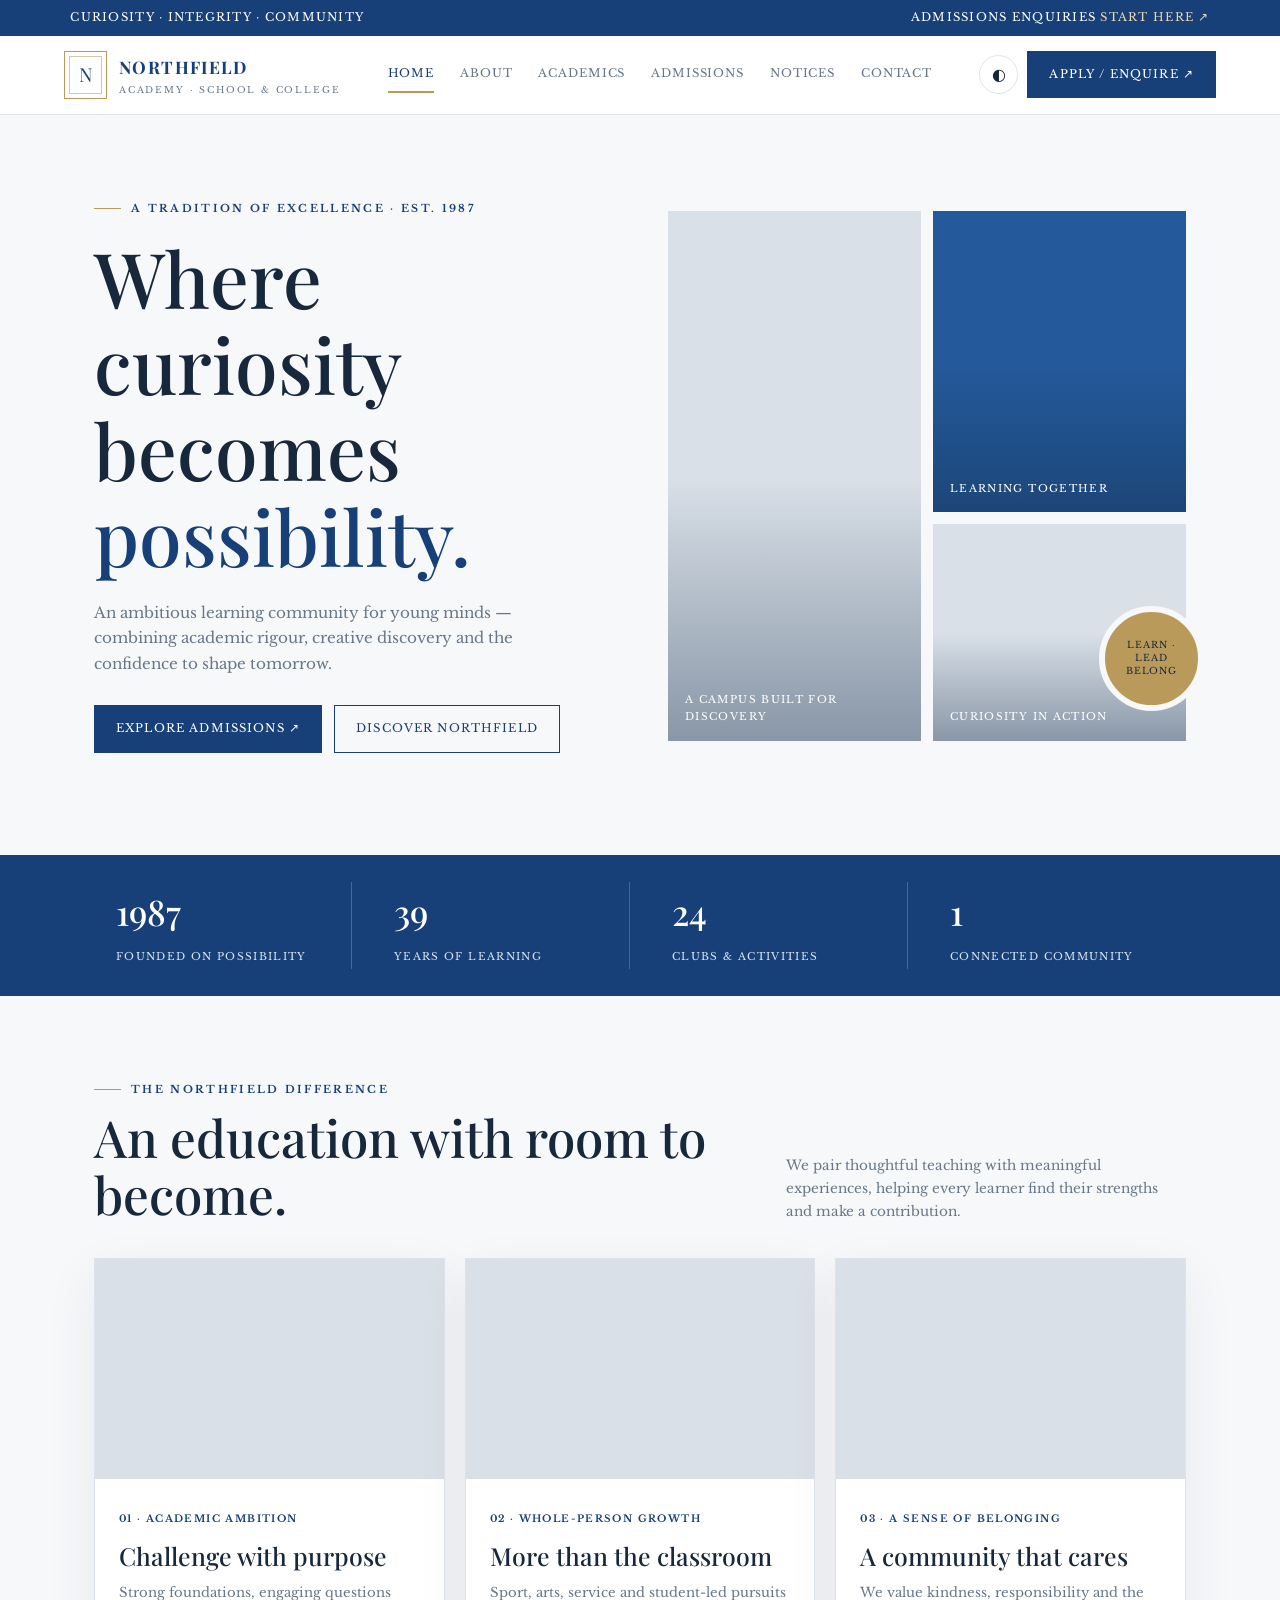
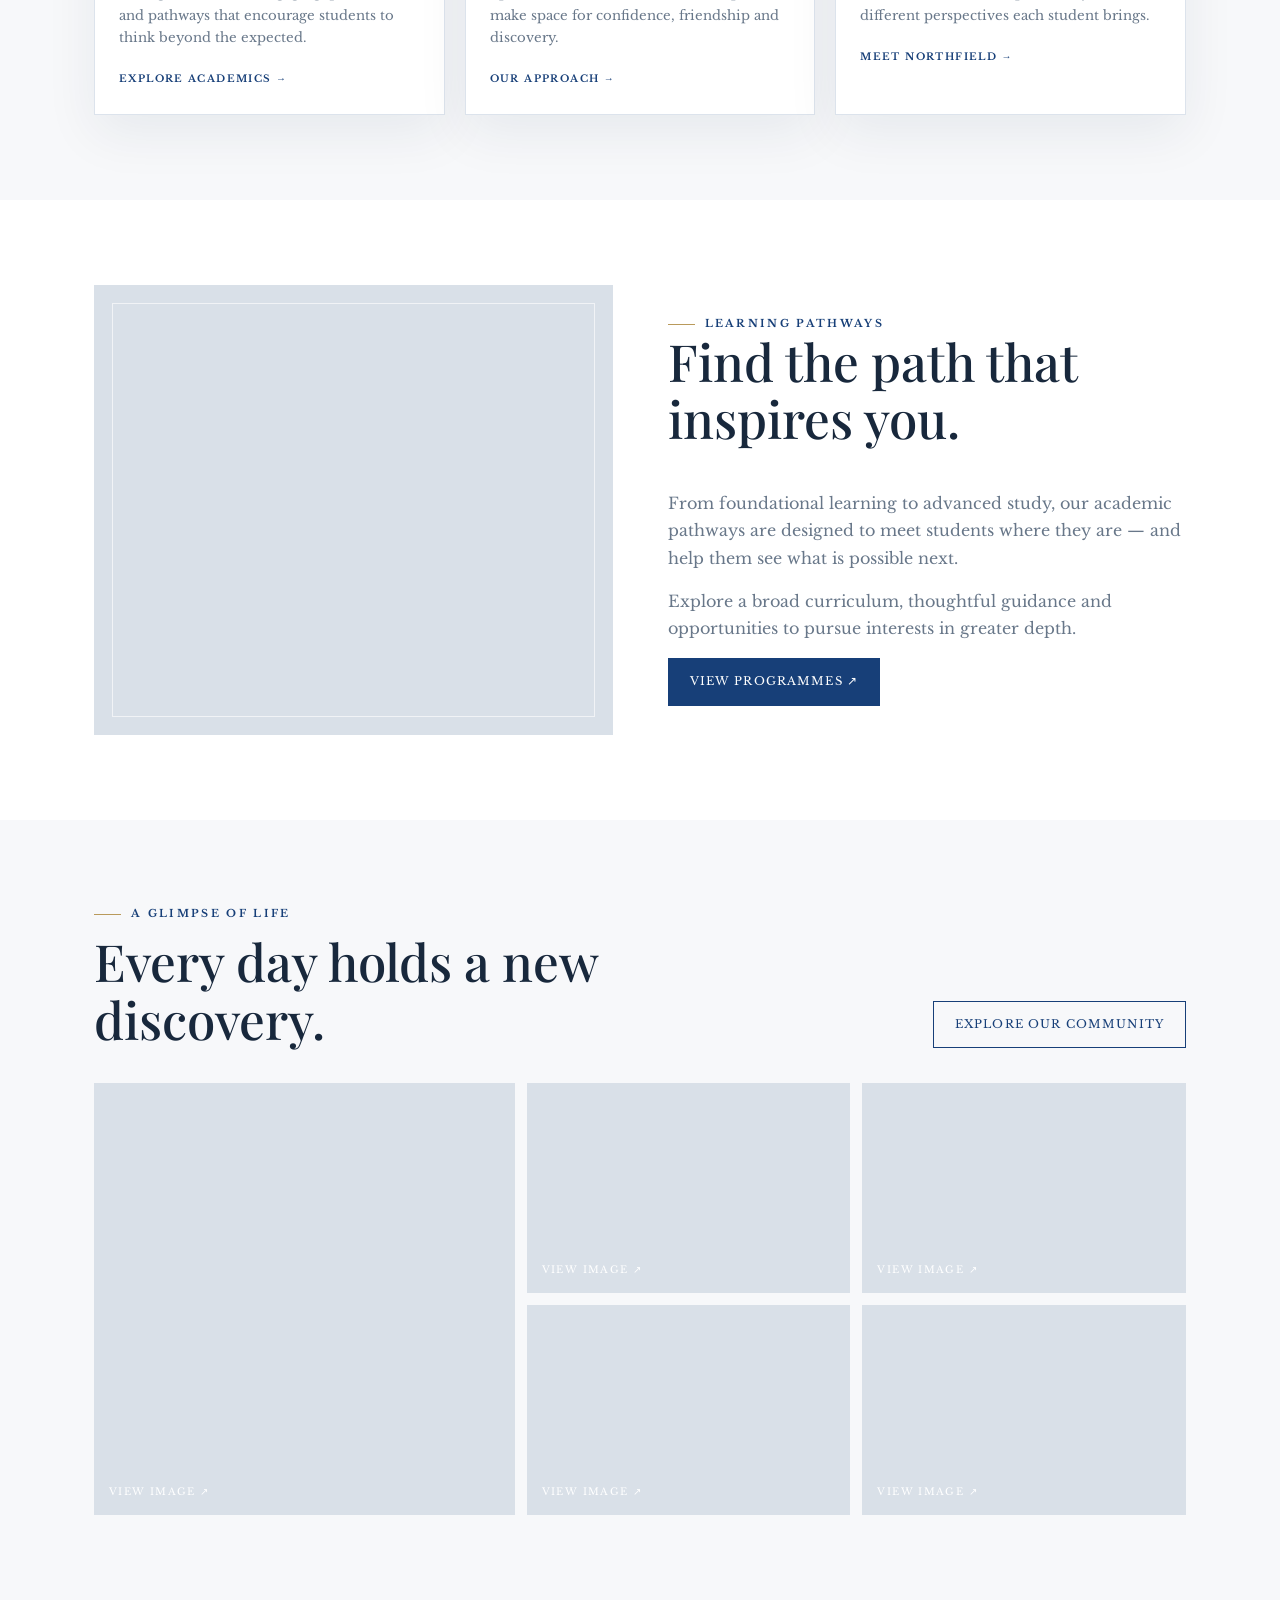
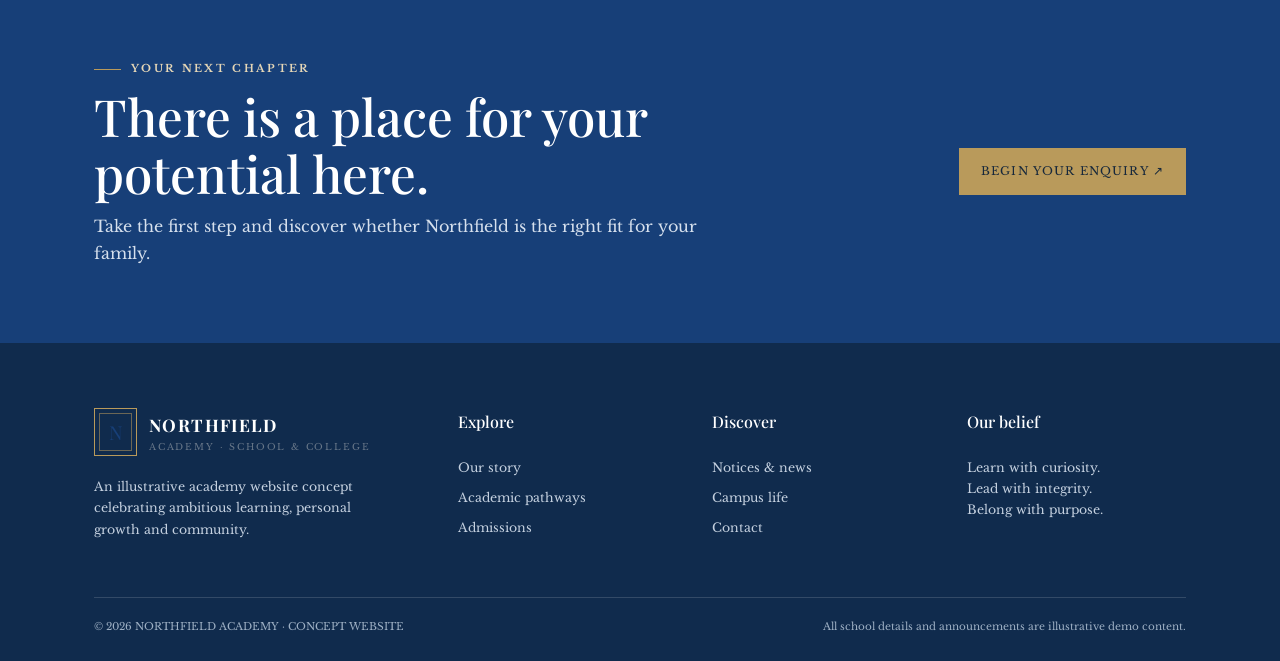
<file: index.html>
<!doctype html><html lang="en"><head><meta charset="utf-8"><meta name="viewport" content="width=device-width,initial-scale=1"><meta name="theme-color" content="#173f78"><meta name="description" content="Northfield Academy — ambitious learning, meaningful pathways and a connected community."><title>Northfield Academy | Home</title><link rel="stylesheet" href="styles.css"></head><body data-page="home"><div id="app"></div><script src="app.js"></script></body></html>
</file>
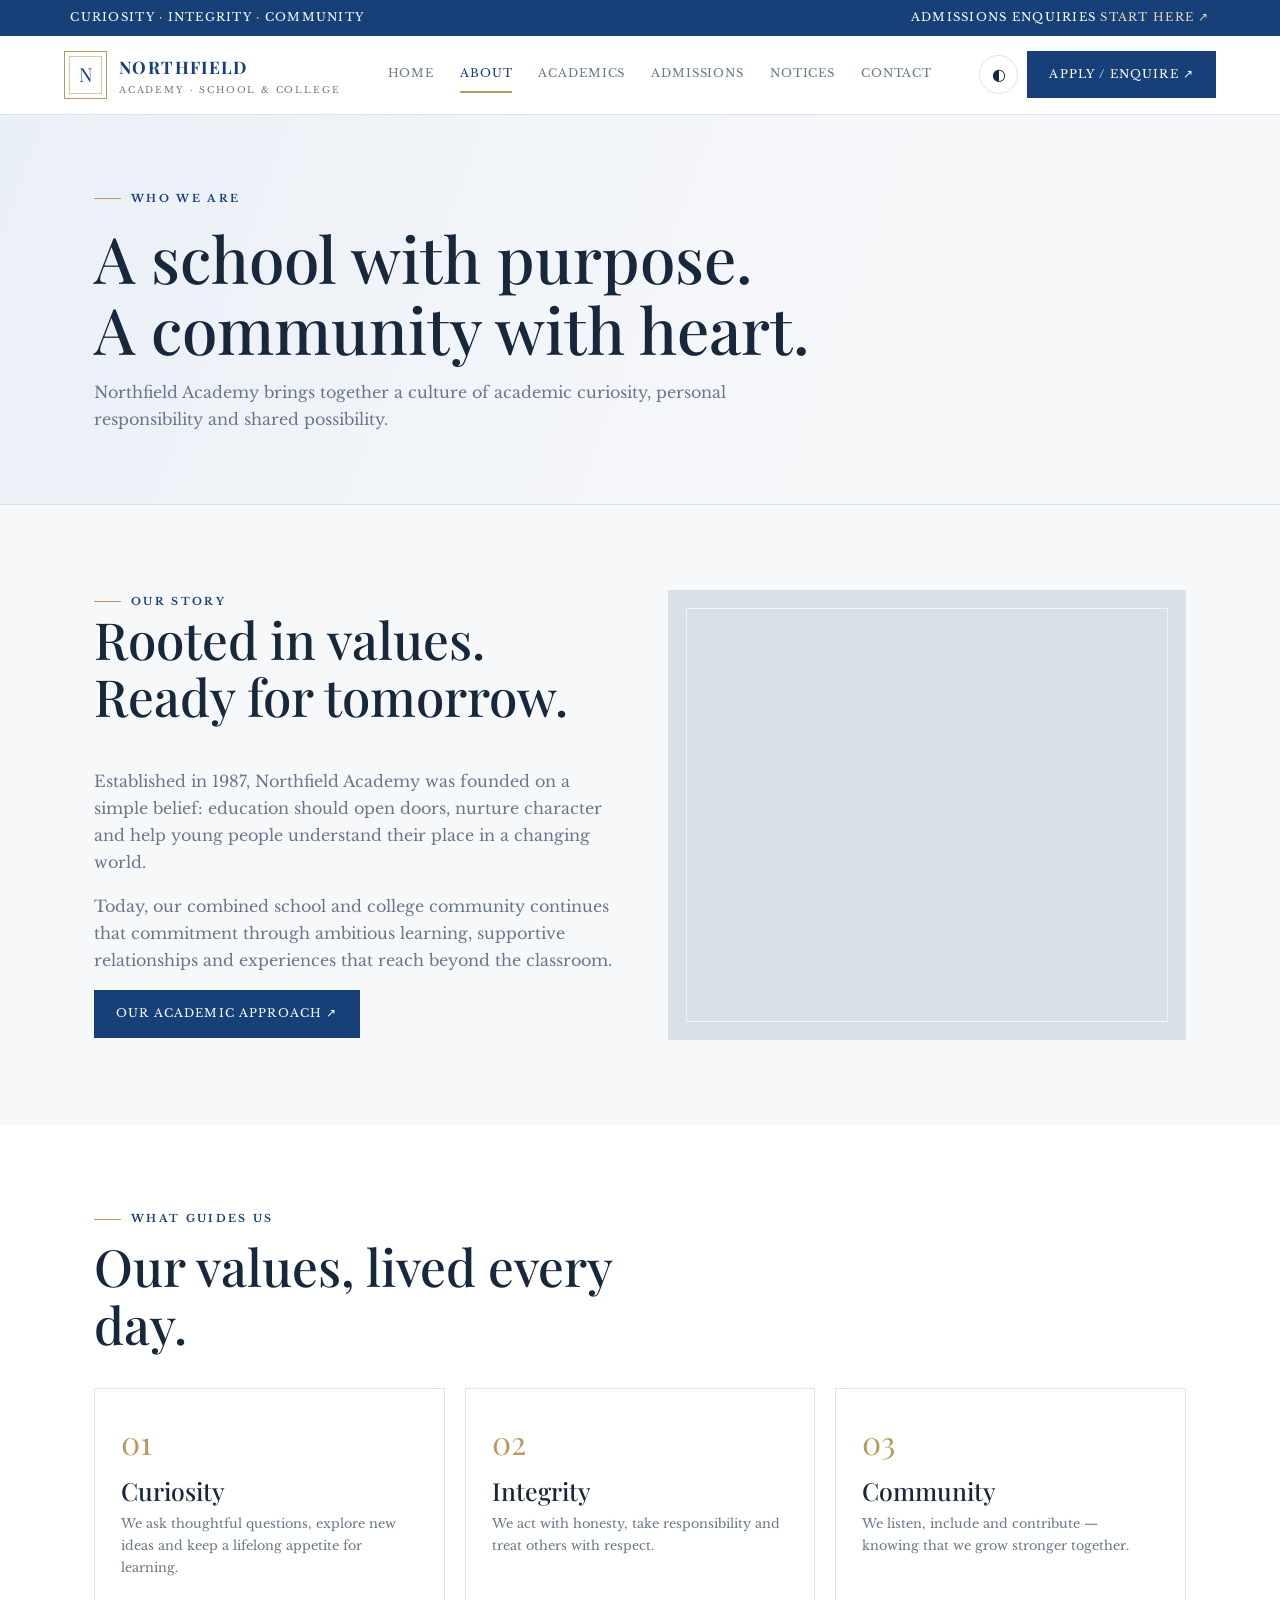
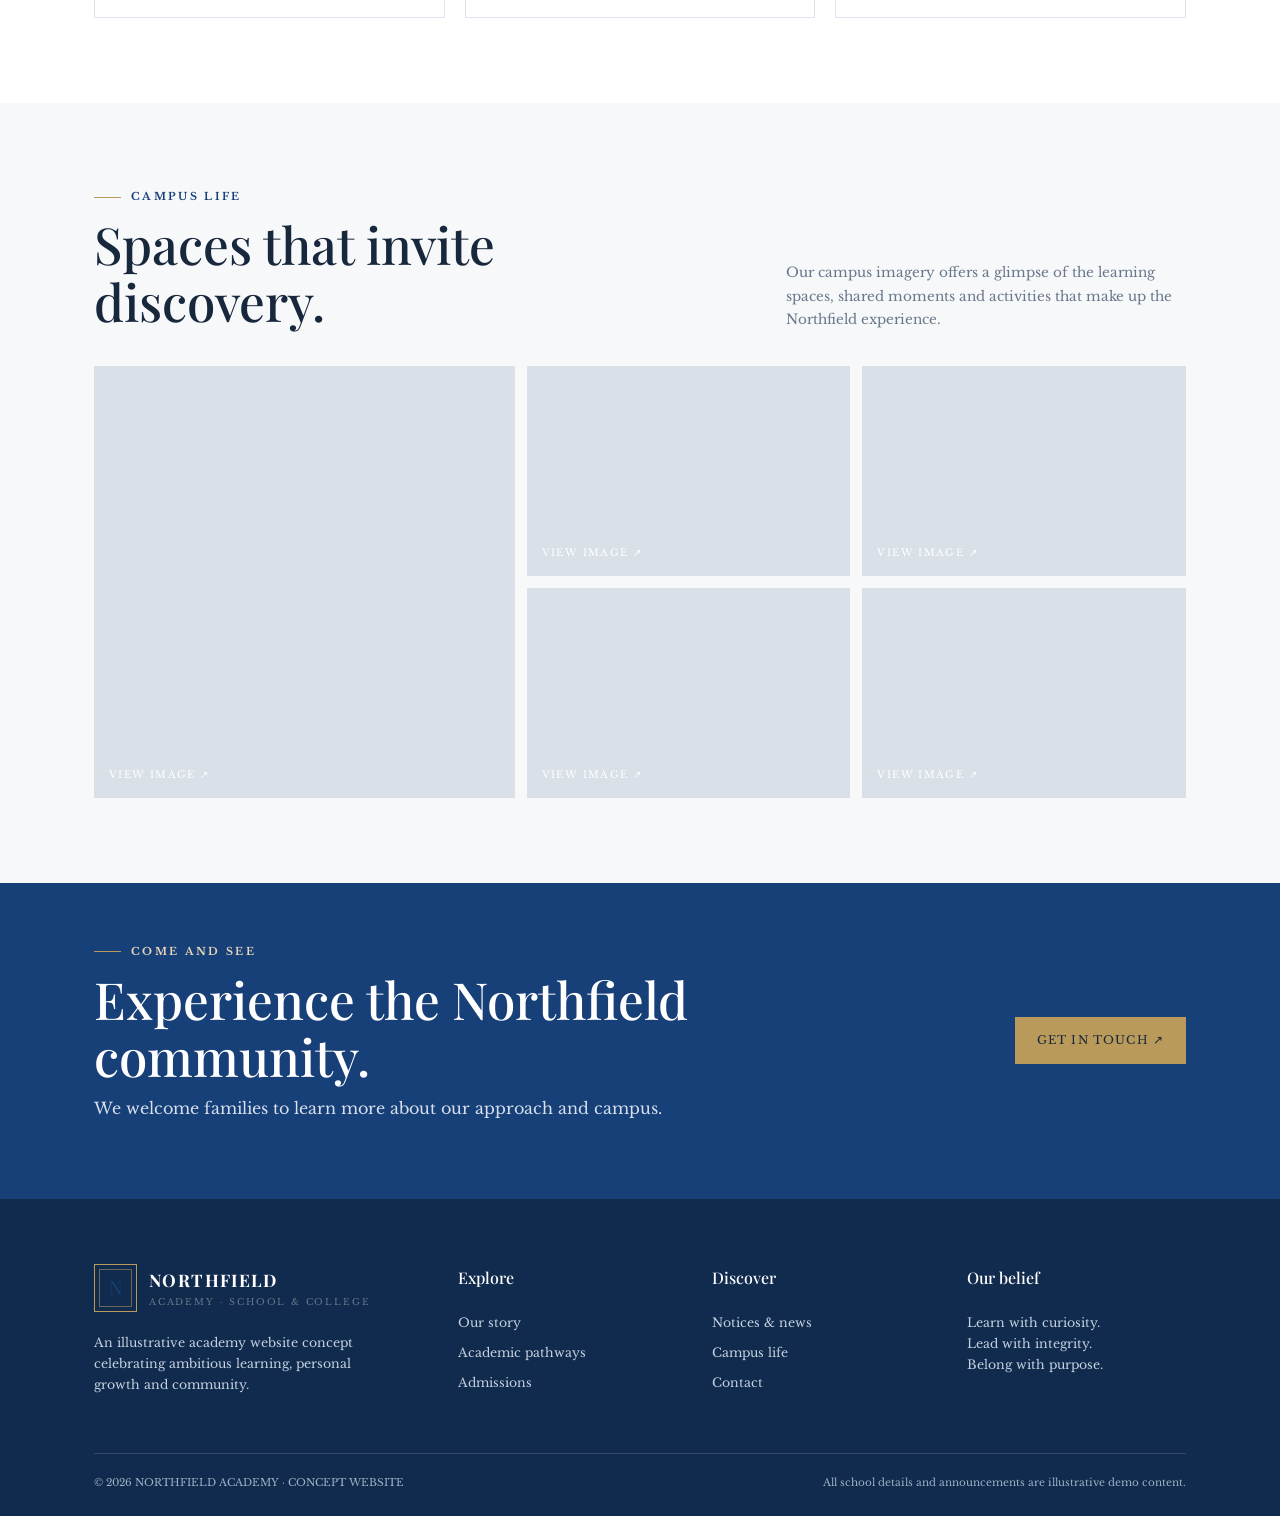
<file: about.html>
<!doctype html><html lang="en"><head><meta charset="utf-8"><meta name="viewport" content="width=device-width,initial-scale=1"><meta name="theme-color" content="#173f78"><meta name="description" content="Northfield Academy — ambitious learning, meaningful pathways and a connected community."><title>Northfield Academy | About</title><link rel="stylesheet" href="styles.css"></head><body data-page="about"><div id="app"></div><script src="app.js"></script></body></html>
</file>
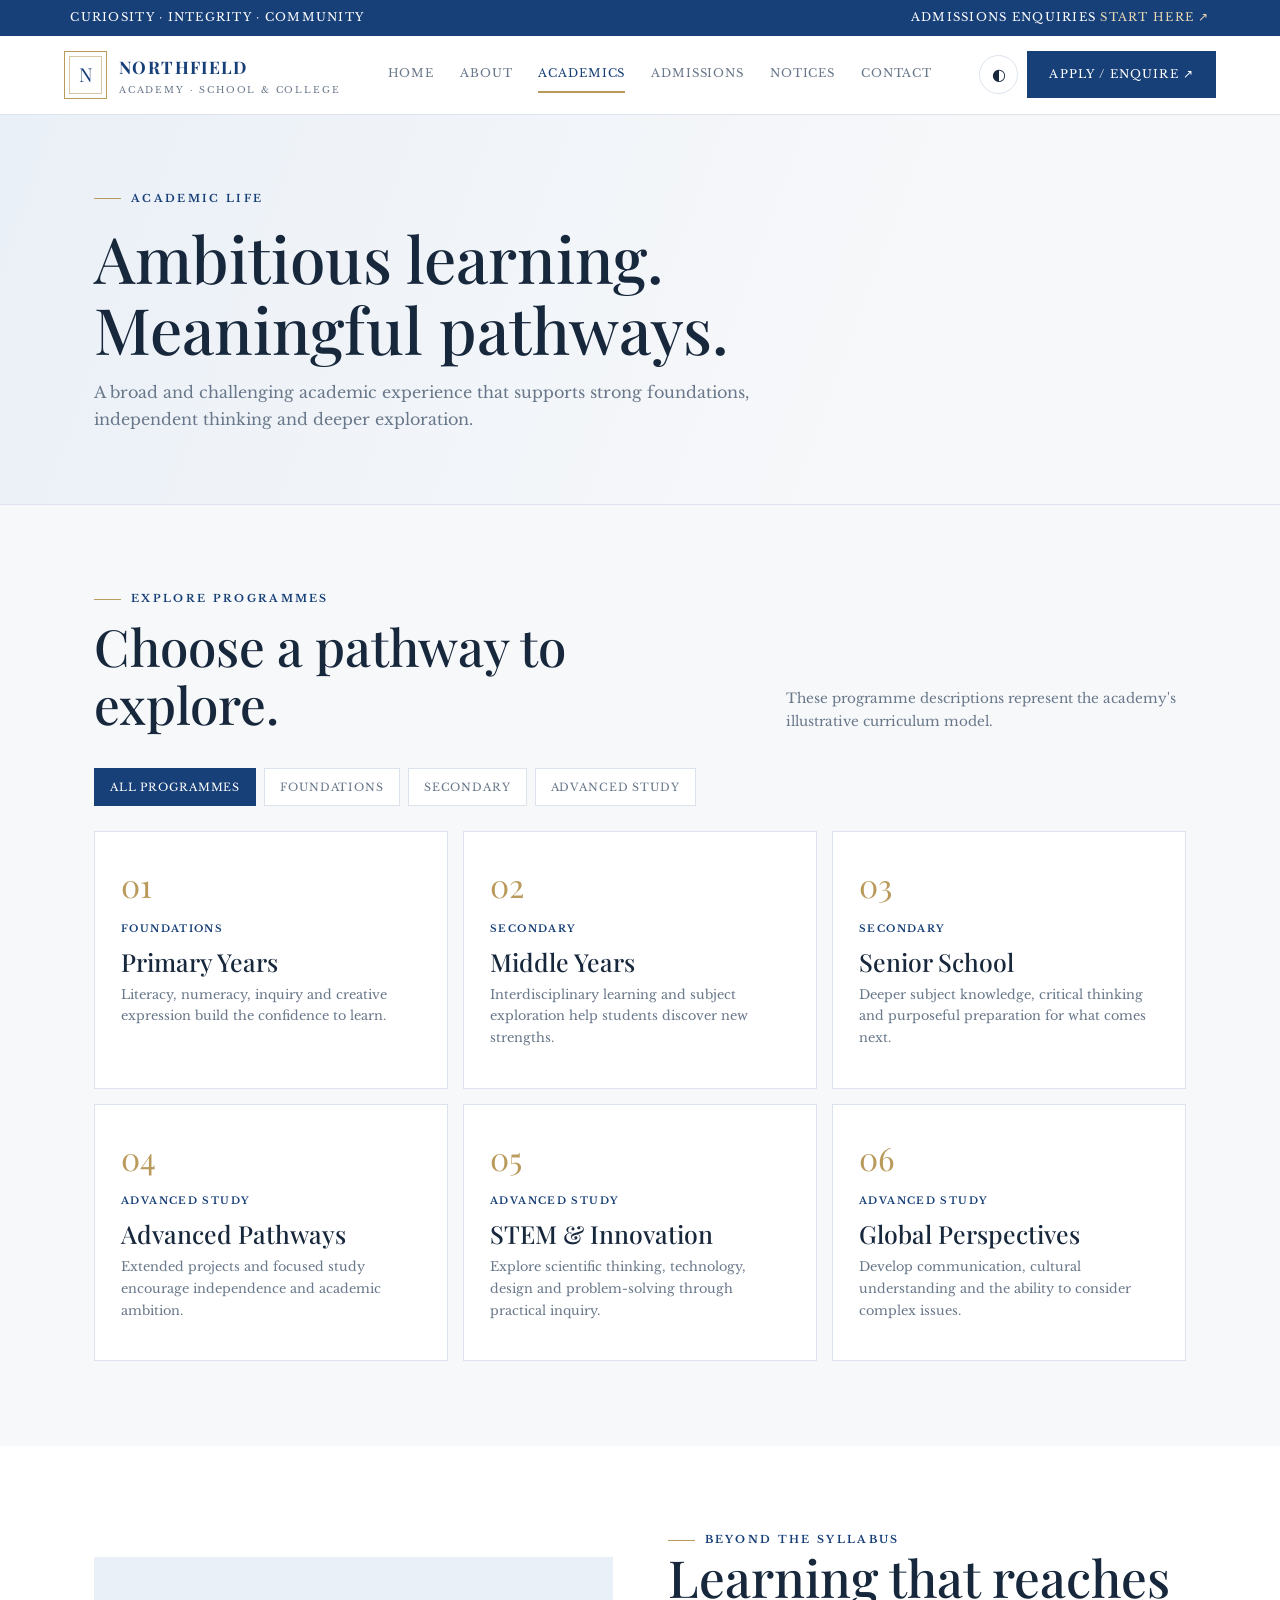
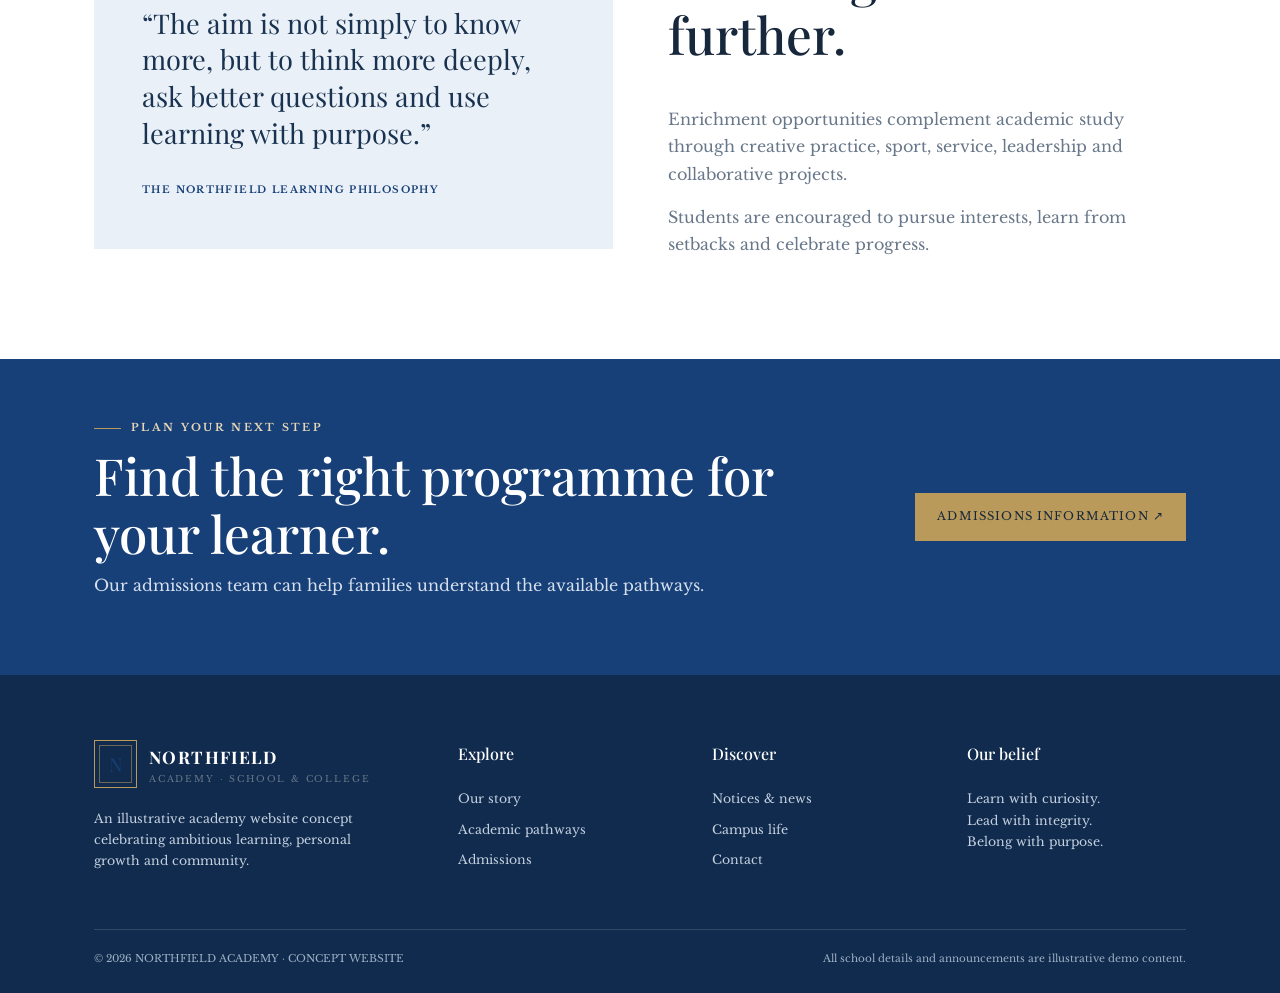
<file: academics.html>
<!doctype html><html lang="en"><head><meta charset="utf-8"><meta name="viewport" content="width=device-width,initial-scale=1"><meta name="theme-color" content="#173f78"><meta name="description" content="Northfield Academy — ambitious learning, meaningful pathways and a connected community."><title>Northfield Academy | Academics</title><link rel="stylesheet" href="styles.css"></head><body data-page="academics"><div id="app"></div><script src="app.js"></script></body></html>
</file>
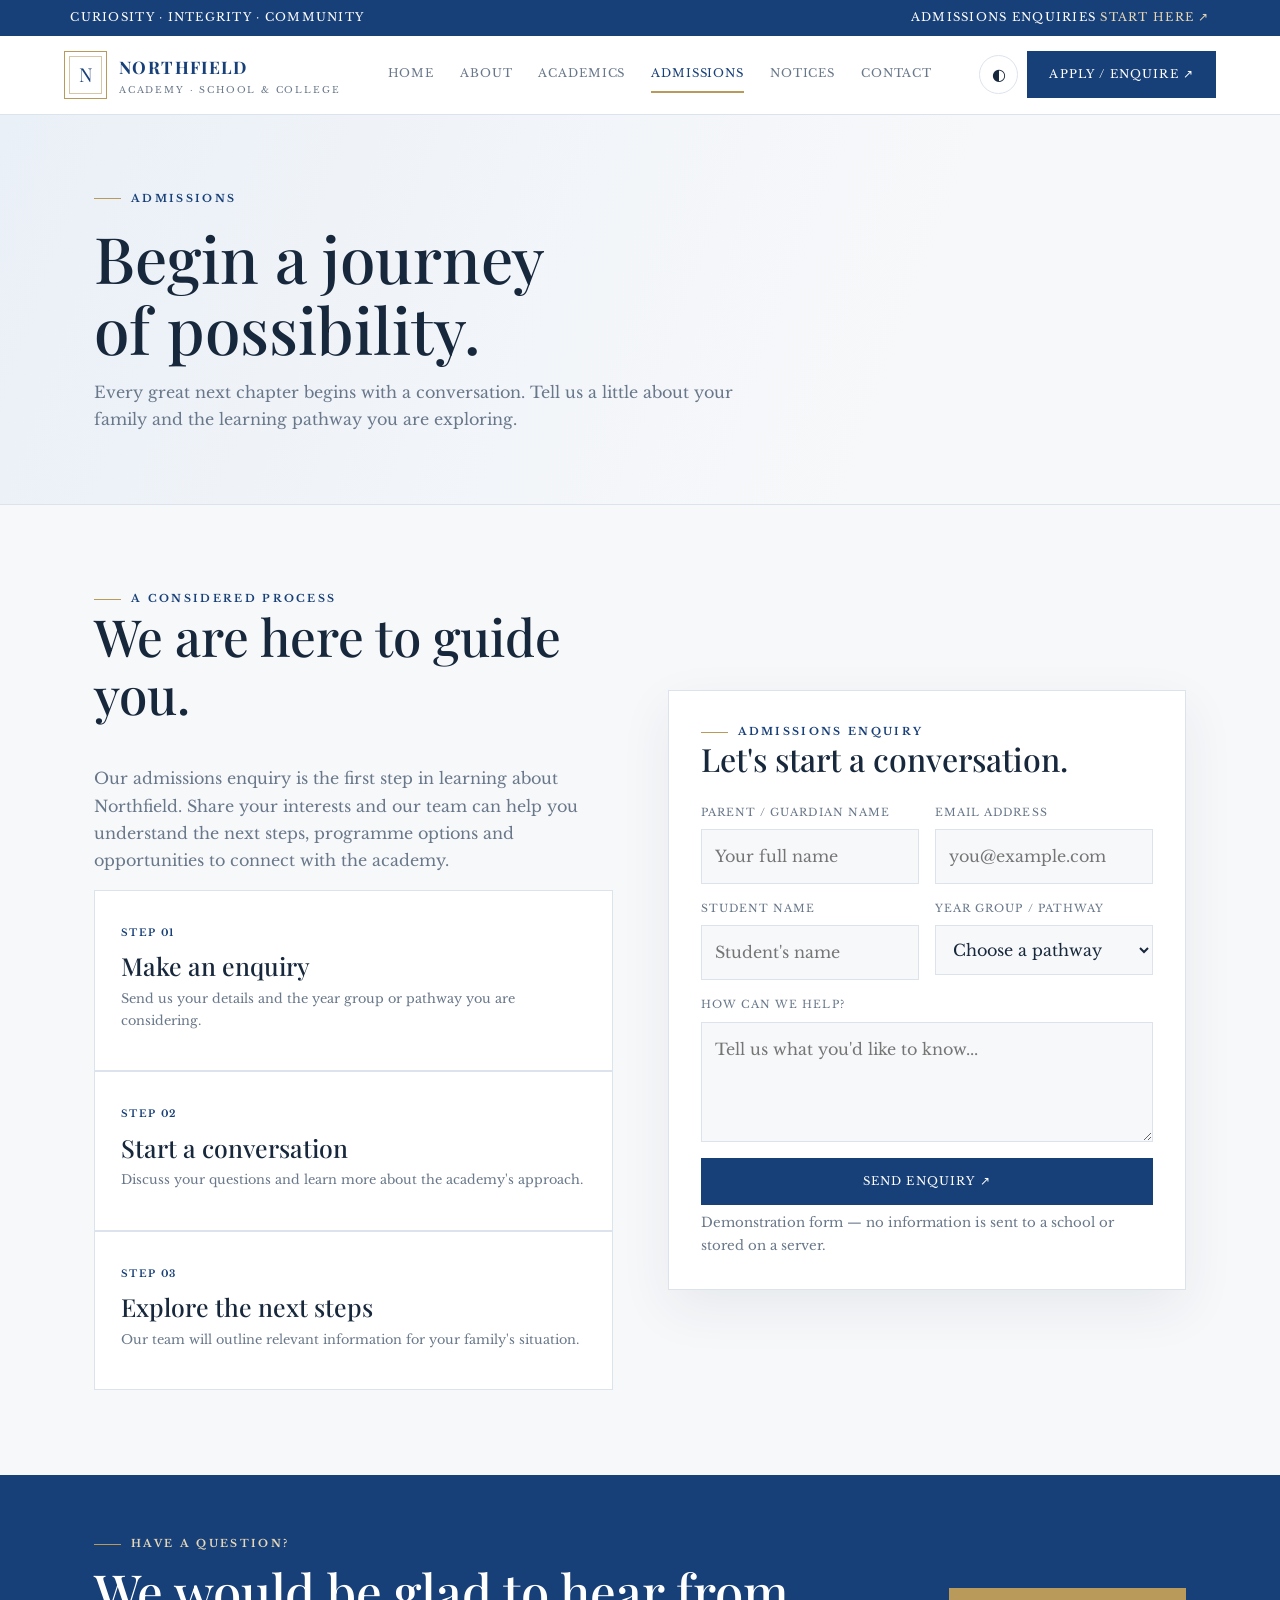
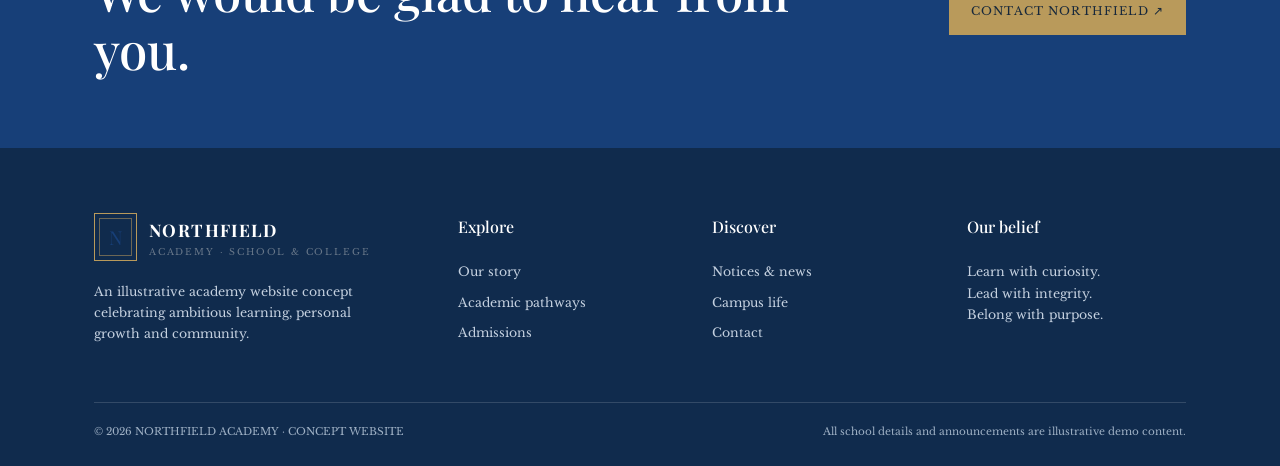
<file: admissions.html>
<!doctype html><html lang="en"><head><meta charset="utf-8"><meta name="viewport" content="width=device-width,initial-scale=1"><meta name="theme-color" content="#173f78"><meta name="description" content="Northfield Academy — ambitious learning, meaningful pathways and a connected community."><title>Northfield Academy | Admissions</title><link rel="stylesheet" href="styles.css"></head><body data-page="admissions"><div id="app"></div><script src="app.js"></script></body></html>
</file>
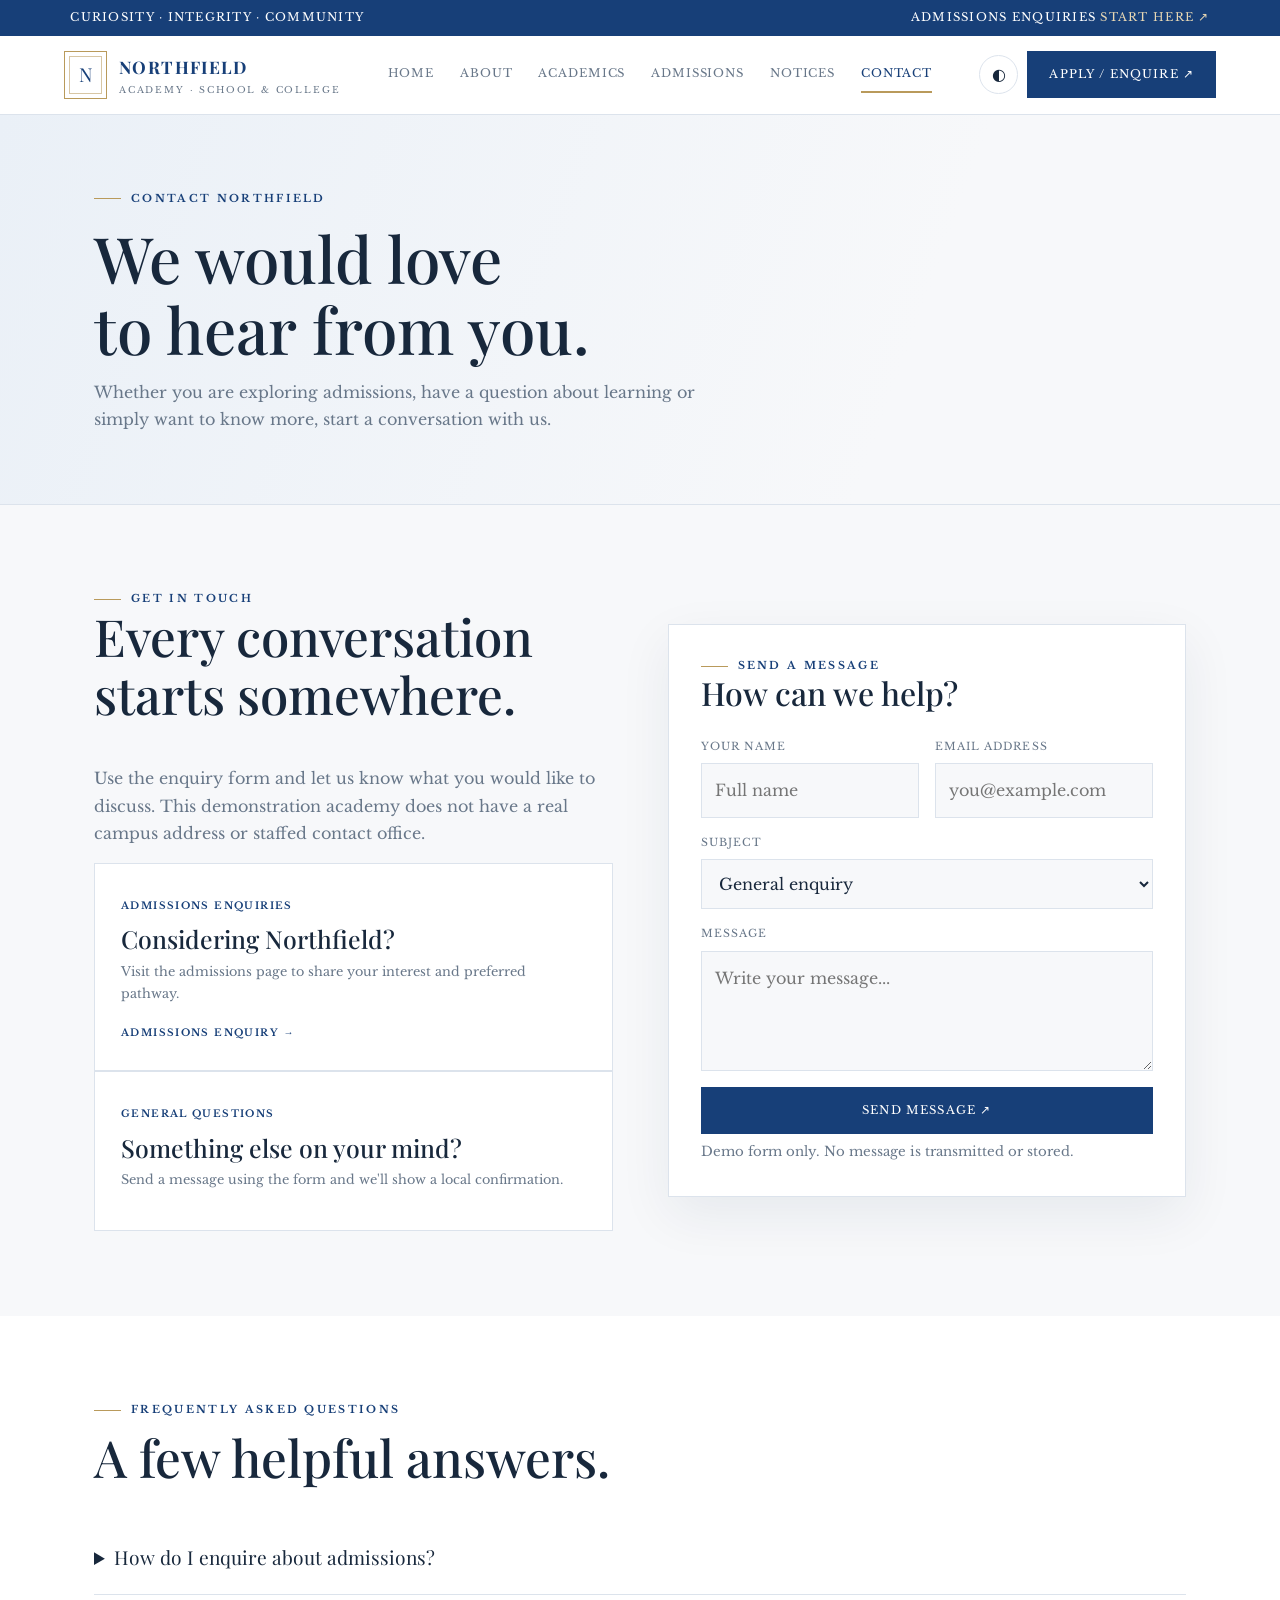
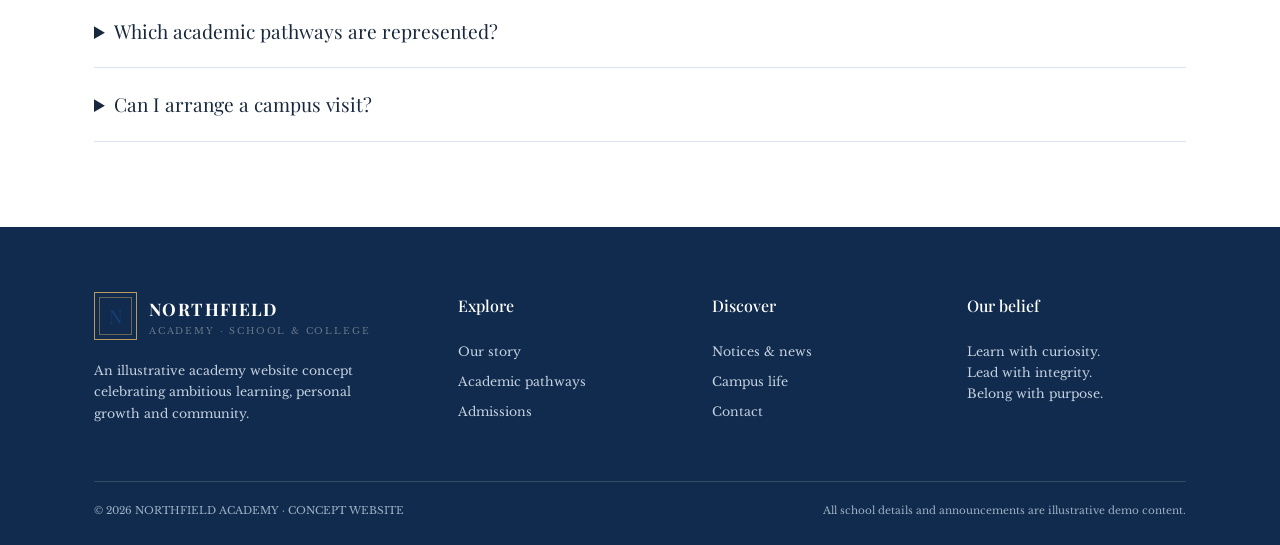
<file: contact.html>
<!doctype html><html lang="en"><head><meta charset="utf-8"><meta name="viewport" content="width=device-width,initial-scale=1"><meta name="theme-color" content="#173f78"><meta name="description" content="Northfield Academy — ambitious learning, meaningful pathways and a connected community."><title>Northfield Academy | Contact</title><link rel="stylesheet" href="styles.css"></head><body data-page="contact"><div id="app"></div><script src="app.js"></script></body></html>
</file>
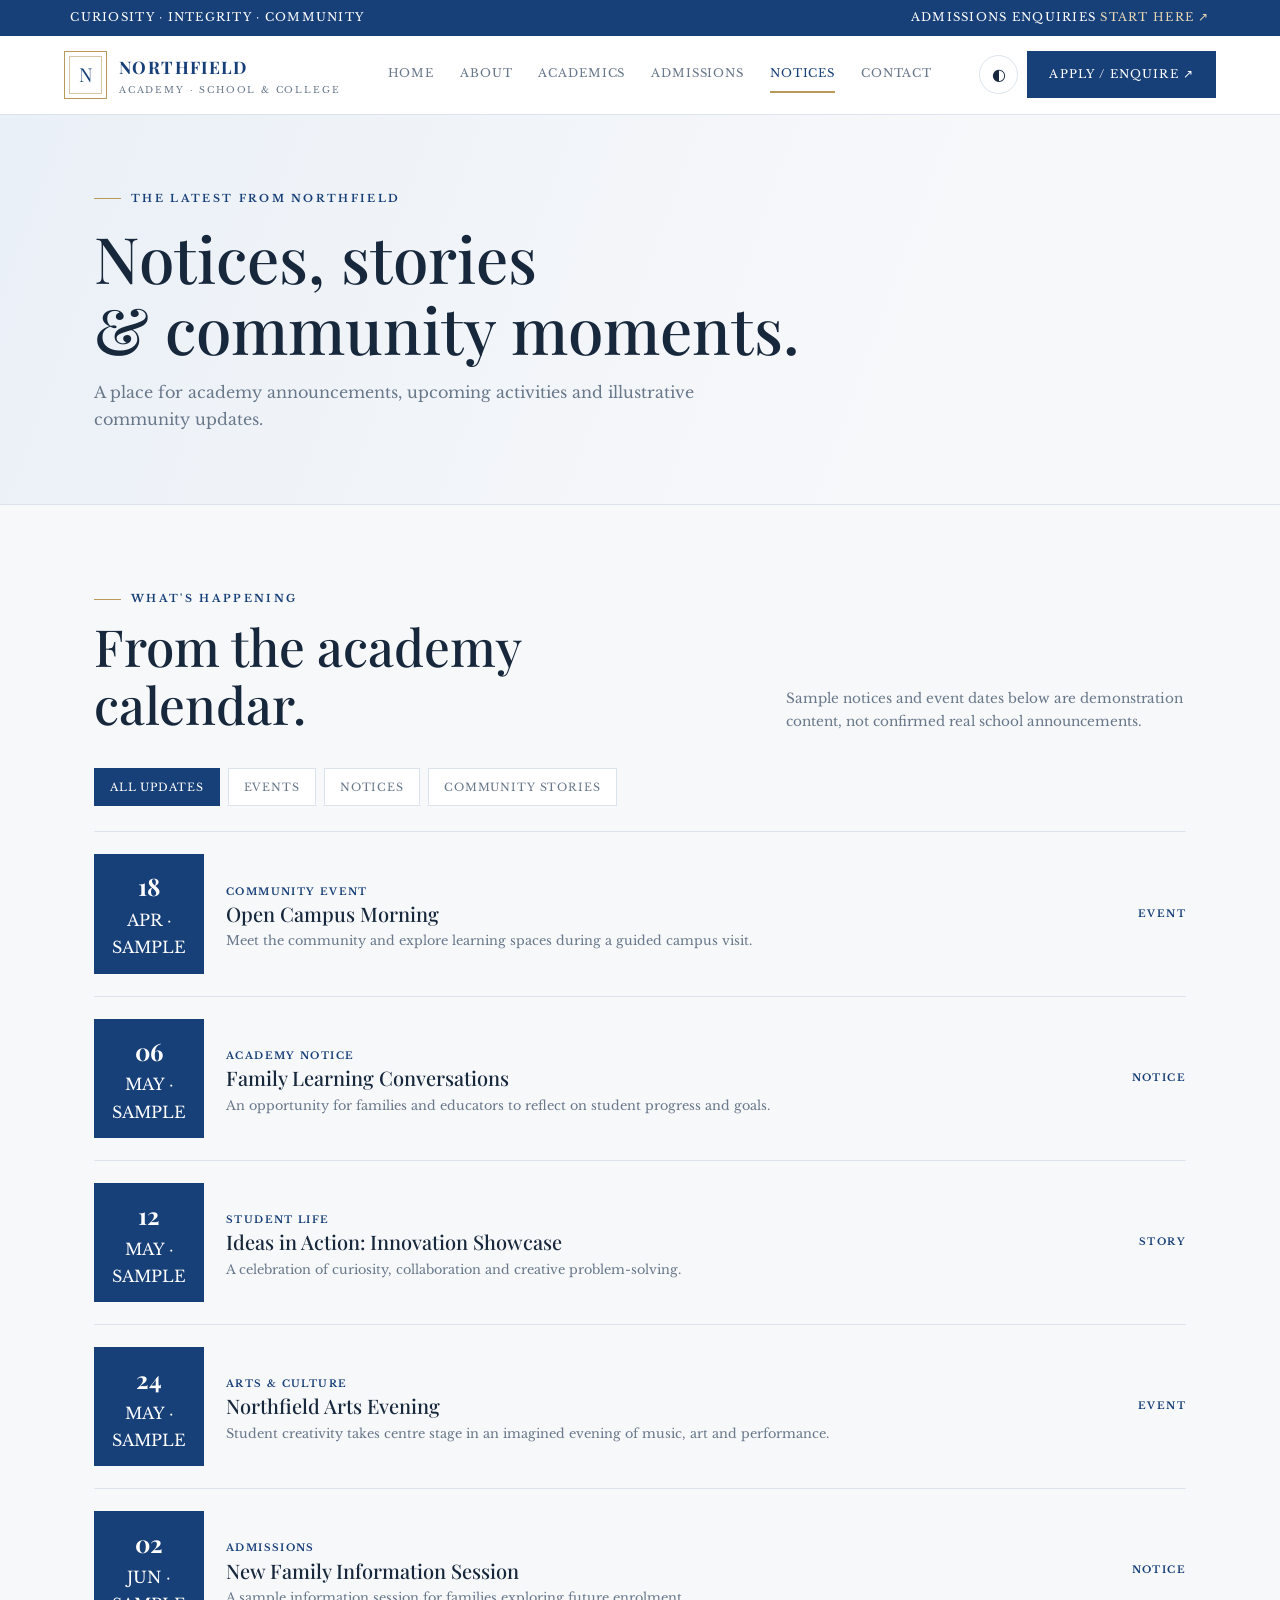
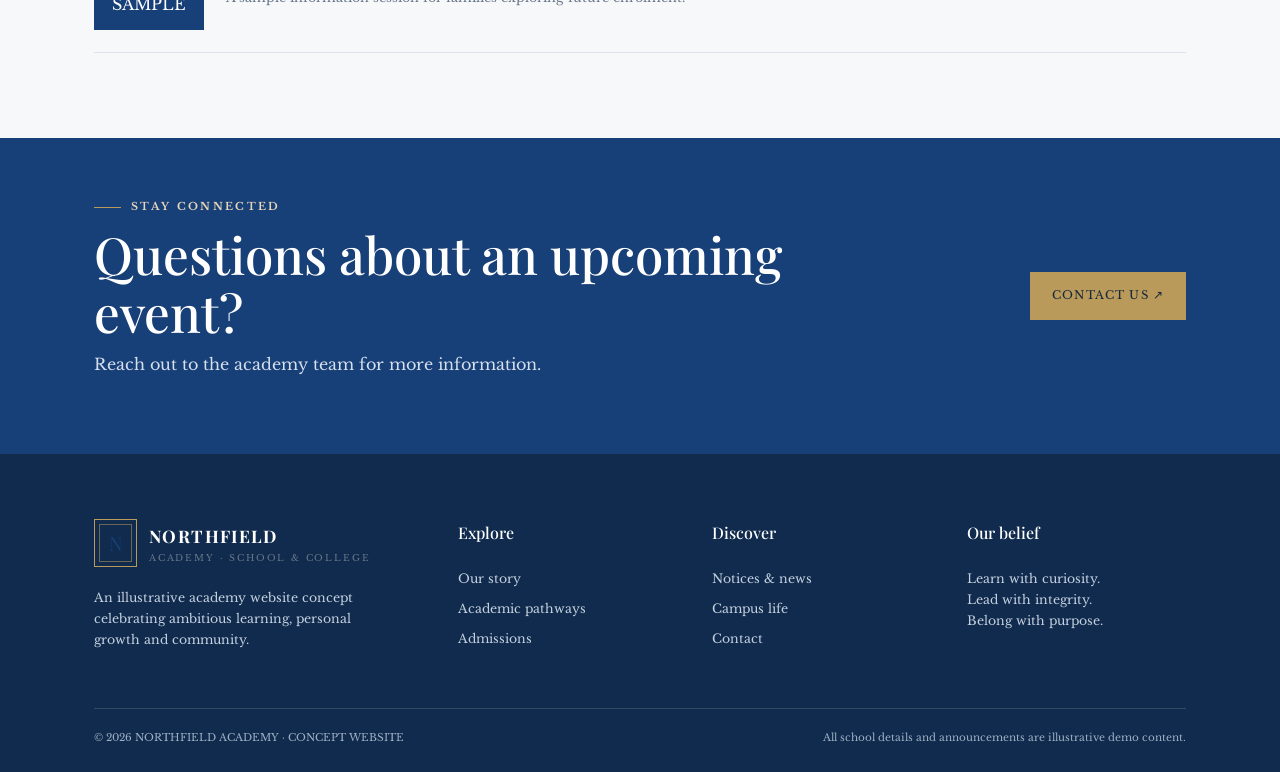
<file: notices.html>
<!doctype html><html lang="en"><head><meta charset="utf-8"><meta name="viewport" content="width=device-width,initial-scale=1"><meta name="theme-color" content="#173f78"><meta name="description" content="Northfield Academy — ambitious learning, meaningful pathways and a connected community."><title>Northfield Academy | Notices</title><link rel="stylesheet" href="styles.css"></head><body data-page="notices"><div id="app"></div><script src="app.js"></script></body></html>
</file>
<file: styles.css>
@import url('https://fonts.googleapis.com/css2?family=Libre+Baskerville:wght@400;700&family=Playfair+Display:wght@500;600;700&display=swap');
:root{--blue:#173f78;--blue2:#245a9b;--ink:#18283c;--muted:#687789;--paper:#f7f8fa;--white:#fff;--line:#dce3ec;--gold:#b99a5b;--shadow:0 18px 50px #142b4912;--serif:'Libre Baskerville',Georgia,serif;--display:'Playfair Display',Georgia,serif}*{box-sizing:border-box}html{scroll-behavior:smooth}body{margin:0;background:var(--paper);color:var(--ink);font-family:var(--serif);line-height:1.7}body.dark{--paper:#101a29;--white:#17263a;--ink:#edf2f8;--muted:#a8b6c8;--line:#30435a;--shadow:0 18px 50px #0005}a{color:inherit;text-decoration:none}button,input,textarea,select{font:inherit}.topline{background:var(--blue);color:white;font-size:.72rem;letter-spacing:.11em;text-transform:uppercase;padding:8px 5.5%;display:flex;justify-content:space-between;gap:12px}.topline a{color:#e7d7b4}.header{position:sticky;top:0;z-index:30;background:color-mix(in srgb,var(--white) 92%,transparent);backdrop-filter:blur(14px);border-bottom:1px solid var(--line)}.navwrap{max-width:1320px;margin:auto;padding:15px 5%;display:flex;align-items:center;justify-content:space-between;gap:24px}.brand{display:flex;align-items:center;gap:12px}.crest{width:43px;height:48px;border:1px solid var(--gold);display:grid;place-items:center;color:var(--blue);font-family:var(--display);font-size:1.2rem;position:relative}.crest:after{content:'';position:absolute;inset:4px;border:1px solid var(--gold);opacity:.55}.brand strong{display:block;font-family:var(--display);font-size:1.08rem;letter-spacing:.08em;color:var(--blue)}.brand small{display:block;font-size:.57rem;letter-spacing:.2em;text-transform:uppercase;color:var(--muted)}nav{display:flex;align-items:center;gap:clamp(12px,2vw,27px)}nav a{font-size:.72rem;text-transform:uppercase;letter-spacing:.08em;color:var(--muted);padding:8px 0;border-bottom:2px solid transparent}nav a:hover,nav a.active{color:var(--blue);border-color:var(--gold)}.nav-actions{display:flex;gap:9px;align-items:center}.iconbtn,.menu-btn{border:1px solid var(--line);background:var(--white);color:var(--ink);width:39px;height:39px;border-radius:50%;cursor:pointer}.menu-btn{display:none}.btn{display:inline-flex;align-items:center;justify-content:center;gap:10px;background:var(--blue);color:white;border:1px solid var(--blue);padding:13px 21px;font-size:.72rem;letter-spacing:.1em;text-transform:uppercase;cursor:pointer;transition:.25s}.btn:hover{background:var(--blue2);transform:translateY(-2px);box-shadow:var(--shadow)}.btn.outline{background:transparent;color:var(--blue)}.btn.gold{background:var(--gold);border-color:var(--gold);color:#17283b}.container{max-width:1220px;margin:auto;padding:0 5%}.eyebrow{font-size:.66rem;letter-spacing:.22em;text-transform:uppercase;color:var(--blue);font-weight:bold}.eyebrow:before{content:'';display:inline-block;width:27px;height:1px;background:var(--gold);vertical-align:middle;margin-right:10px}h1,h2,h3,h4,p{margin-top:0}h1,h2,h3{font-family:var(--display);font-weight:500;line-height:1.12}h1{font-size:clamp(2.8rem,6vw,6.1rem)}h2{font-size:clamp(2rem,4vw,3.7rem)}h3{font-size:1.55rem}.muted{color:var(--muted)}.hero{padding:55px 0 72px}.hero-grid{display:grid;grid-template-columns:1.02fr .98fr;gap:35px;align-items:center}.hero-copy{padding:30px 0}.hero-copy h1{max-width:650px;margin:16px 0 22px}.hero-copy h1 em{color:var(--blue);font-style:normal}.hero-copy p{max-width:500px;color:var(--muted);font-size:.95rem}.hero-actions{display:flex;gap:12px;flex-wrap:wrap;margin-top:28px}.hero-art{min-height:530px;position:relative;display:grid;grid-template-columns:1fr 1fr;grid-template-rows:1fr .72fr;gap:12px}.photo{background-size:cover;background-position:center;position:relative;overflow:hidden}.photo:after{content:'';position:absolute;inset:0;background:linear-gradient(0deg,#10284466,transparent 50%)}.photo.large{grid-row:span 2;background-image:url('https://images.unsplash.com/photo-1562774053-701939374585?auto=format&fit=crop&w=1100&q=85')}.photo.top{background-image:url('https://images.unsplash.com/photo-1523050854058-8df90110c9f1?auto=format&fit=crop&w=800&q=85')}.photo.bottom{background-image:url('https://images.unsplash.com/photo-1509062522246-3755977927d7?auto=format&fit=crop&w=800&q=85')}.photo-label{position:absolute;z-index:1;bottom:15px;left:17px;color:white;font-size:.65rem;letter-spacing:.13em;text-transform:uppercase}.seal{position:absolute;z-index:2;right:-18px;bottom:30px;background:var(--gold);color:#18283c;width:105px;height:105px;border-radius:50%;display:grid;place-items:center;text-align:center;font-size:.58rem;letter-spacing:.1em;text-transform:uppercase;line-height:1.4;padding:12px;border:6px solid var(--paper)}.stats{background:var(--blue);color:white;padding:27px 0}.stats-grid{display:grid;grid-template-columns:repeat(4,1fr);gap:20px}.stat{border-right:1px solid #ffffff35;padding:0 22px}.stat:last-child{border:0}.stat strong{display:block;font-family:var(--display);font-size:2.2rem;font-weight:500}.stat span{font-size:.65rem;letter-spacing:.13em;text-transform:uppercase;color:#d9e4f2}.section{padding:85px 0}.section-head{display:flex;align-items:end;justify-content:space-between;gap:25px;margin-bottom:35px}.section-head h2{margin:10px 0 0;max-width:620px}.section-head p{max-width:400px;color:var(--muted);font-size:.85rem;margin:0}.cards{display:grid;grid-template-columns:repeat(3,1fr);gap:20px}.card{background:var(--white);border:1px solid var(--line);box-shadow:var(--shadow);overflow:hidden}.card-img{height:220px;background-size:cover;background-position:center}.card-body{padding:24px}.card-body p{color:var(--muted);font-size:.83rem}.tag{font-size:.62rem;text-transform:uppercase;letter-spacing:.14em;color:var(--blue);font-weight:bold}.card h3{margin:12px 0}.split{display:grid;grid-template-columns:1fr 1fr;gap:55px;align-items:center}.image-panel{min-height:450px;background-size:cover;background-position:center;position:relative}.image-panel:before{content:'';position:absolute;inset:18px;border:1px solid #ffffffa0}.quote-panel{background:#eaf0f7;color:#183250;padding:48px}.quote-panel blockquote{font-family:var(--display);font-size:1.7rem;line-height:1.35;margin:0 0 22px}.dark .quote-panel{background:#203651;color:#eef4fc}.program-grid{display:grid;grid-template-columns:repeat(3,1fr);gap:15px}.program{padding:26px;background:var(--white);border:1px solid var(--line);transition:.25s}.program:hover{transform:translateY(-5px);border-color:var(--gold)}.program .number{font-family:var(--display);font-size:2rem;color:var(--gold)}.program h3{margin:8px 0}.program p{font-size:.8rem;color:var(--muted)}.banner{background:var(--blue);color:white;padding:60px 0}.banner-grid{display:flex;align-items:center;justify-content:space-between;gap:30px}.banner h2{max-width:700px;margin:10px 0}.banner .eyebrow{color:#e6d7b7}.banner p{color:#d6e0ed;max-width:620px}.banner .btn{background:var(--gold);border-color:var(--gold);color:#17283b}.gallery{display:grid;grid-template-columns:1.3fr 1fr 1fr;grid-template-rows:210px 210px;gap:12px}.gallery button{border:0;padding:0;cursor:pointer;background-size:cover;background-position:center;position:relative}.gallery button:first-child{grid-row:span 2}.gallery button:after{content:'VIEW IMAGE ↗';position:absolute;bottom:14px;left:15px;color:white;font-size:.62rem;letter-spacing:.14em}.testimonial{background:var(--white);padding:30px;border:1px solid var(--line)}.testimonial p{font-family:var(--display);font-size:1.3rem}.faq details{padding:20px 0;border-bottom:1px solid var(--line)}.faq summary{cursor:pointer;font-family:var(--display);font-size:1.2rem}.faq details p{margin:14px 0 0;color:var(--muted);font-size:.85rem}.page-hero{padding:75px 0 55px;background:linear-gradient(110deg,#eaf0f7,transparent 70%);border-bottom:1px solid var(--line)}.dark .page-hero{background:linear-gradient(110deg,#1b3049,transparent 70%)}.page-hero h1{font-size:clamp(2.7rem,5vw,5rem);max-width:850px;margin:14px 0}.page-hero p{max-width:660px;color:var(--muted)}.filterbar{display:flex;gap:8px;flex-wrap:wrap;margin-bottom:25px}.filterbar button{padding:9px 15px;border:1px solid var(--line);background:var(--white);color:var(--muted);cursor:pointer;font-size:.68rem;text-transform:uppercase;letter-spacing:.08em}.filterbar button.active{background:var(--blue);color:white;border-color:var(--blue)}.formbox{background:var(--white);border:1px solid var(--line);padding:32px;box-shadow:var(--shadow)}.formgrid{display:grid;grid-template-columns:1fr 1fr;gap:16px}.field{display:flex;flex-direction:column;gap:7px}.field.full{grid-column:1/-1}.field label{font-size:.67rem;text-transform:uppercase;letter-spacing:.1em;color:var(--muted)}.field input,.field select,.field textarea{width:100%;padding:13px;border:1px solid var(--line);background:var(--paper);color:var(--ink);outline:none}.field textarea{min-height:120px;resize:vertical}.notice-list{border-top:1px solid var(--line)}.notice{display:grid;grid-template-columns:110px 1fr auto;gap:22px;align-items:center;padding:22px 0;border-bottom:1px solid var(--line)}.datebox{background:var(--blue);color:white;text-align:center;padding:12px}.datebox strong{display:block;font-family:var(--display);font-size:1.5rem}.notice h3{font-size:1.25rem;margin:0 0 5px}.notice p{color:var(--muted);font-size:.8rem;margin:0}.footer{background:#102b4d;color:white;padding:65px 0 25px}.footer-grid{display:grid;grid-template-columns:1.5fr 1fr 1fr 1fr;gap:35px}.footer .brand strong{color:white}.footer p,.footer a{color:#c4d0df;font-size:.78rem}.footer h4{font-family:var(--display);font-weight:500}.footer-links{display:grid;gap:9px}.copyright{border-top:1px solid #ffffff25;margin-top:45px;padding-top:20px;color:#9eb0c4;font-size:.65rem;display:flex;justify-content:space-between}.modal{position:fixed;inset:0;background:#07182dcc;z-index:80;display:none;place-items:center;padding:20px}.modal.open{display:grid}.modal-inner{max-width:900px;max-height:90vh;background:var(--white);padding:12px;position:relative}.modal-inner img{max-width:100%;max-height:80vh;display:block}.modal-close{position:absolute;right:10px;top:10px;border:0;border-radius:50%;width:38px;height:38px;cursor:pointer}.reveal{opacity:0;transform:translateY(20px);transition:.7s}.reveal.visible{opacity:1;transform:none}.toast{position:fixed;bottom:22px;right:22px;background:var(--blue);color:white;padding:14px 20px;z-index:100;box-shadow:var(--shadow);display:none}.toast.show{display:block}@media(max-width:900px){nav{gap:12px}nav a{font-size:.62rem}.hero-grid{grid-template-columns:1fr}.hero-art{min-height:450px}.footer-grid{grid-template-columns:1fr 1fr}}@media(max-width:700px){.topline{font-size:.58rem}.navwrap{padding:12px 5%}.menu-btn{display:block}nav{display:none;position:absolute;top:100%;left:0;right:0;background:var(--white);padding:18px 6%;border-bottom:1px solid var(--line);flex-direction:column;align-items:stretch;gap:5px}nav.open{display:flex}nav a{font-size:.75rem;padding:10px}.nav-actions .btn{display:none}.hero{padding:25px 0 45px}.hero-art{min-height:380px}.seal{right:-5px;width:85px;height:85px}.stats-grid{grid-template-columns:1fr 1fr;row-gap:25px}.stat:nth-child(2){border:0}.section{padding:60px 0}.section-head,.banner-grid{display:block}.section-head p{margin-top:15px}.cards,.program-grid{grid-template-columns:1fr}.split{grid-template-columns:1fr;gap:28px}.image-panel{min-height:320px}.gallery{grid-template-columns:1fr 1fr;grid-template-rows:180px 180px 180px}.gallery button:first-child{grid-row:auto;grid-column:span 2}.formgrid{grid-template-columns:1fr}.field.full{grid-column:auto}.notice{grid-template-columns:70px 1fr}.notice .tag{display:none}.footer-grid{grid-template-columns:1fr 1fr}.copyright{display:block}.copyright span{display:block;margin-top:8px}.page-hero{padding:50px 0 35px}}@media(prefers-reduced-motion:reduce){*{scroll-behavior:auto!important;transition:none!important}.reveal{opacity:1;transform:none}}

[hidden]{display:none!important}
.photo.top{background-color:#245a9b}
.field input:focus,.field select:focus,.field textarea:focus{border-color:var(--blue2);box-shadow:0 0 0 3px #245a9b40}
:focus-visible{outline:2px solid var(--gold);outline-offset:3px}
body.dark .eyebrow,body.dark .tag,body.dark .brand strong,body.dark .crest,body.dark nav a.active,body.dark nav a:hover,body.dark .btn.outline,body.dark .hero-copy h1 em{color:#9cc2f2}
body.dark .btn.outline{border-color:#9cc2f2}

/* Photo presentation: preserve the original real-photo look with graceful loading fallbacks. */
.photo,.card-img,.image-panel,.gallery button{
  background-color:#d9e0e8;
  background-repeat:no-repeat;
}
.photo,.card-img,.image-panel,.gallery button{
  background-size:cover;
  background-position:center;
}
.photo{min-height:180px}
.card-img{min-height:180px}
.image-panel{background-color:#d9e0e8}
.gallery button{min-height:140px}
</file>
